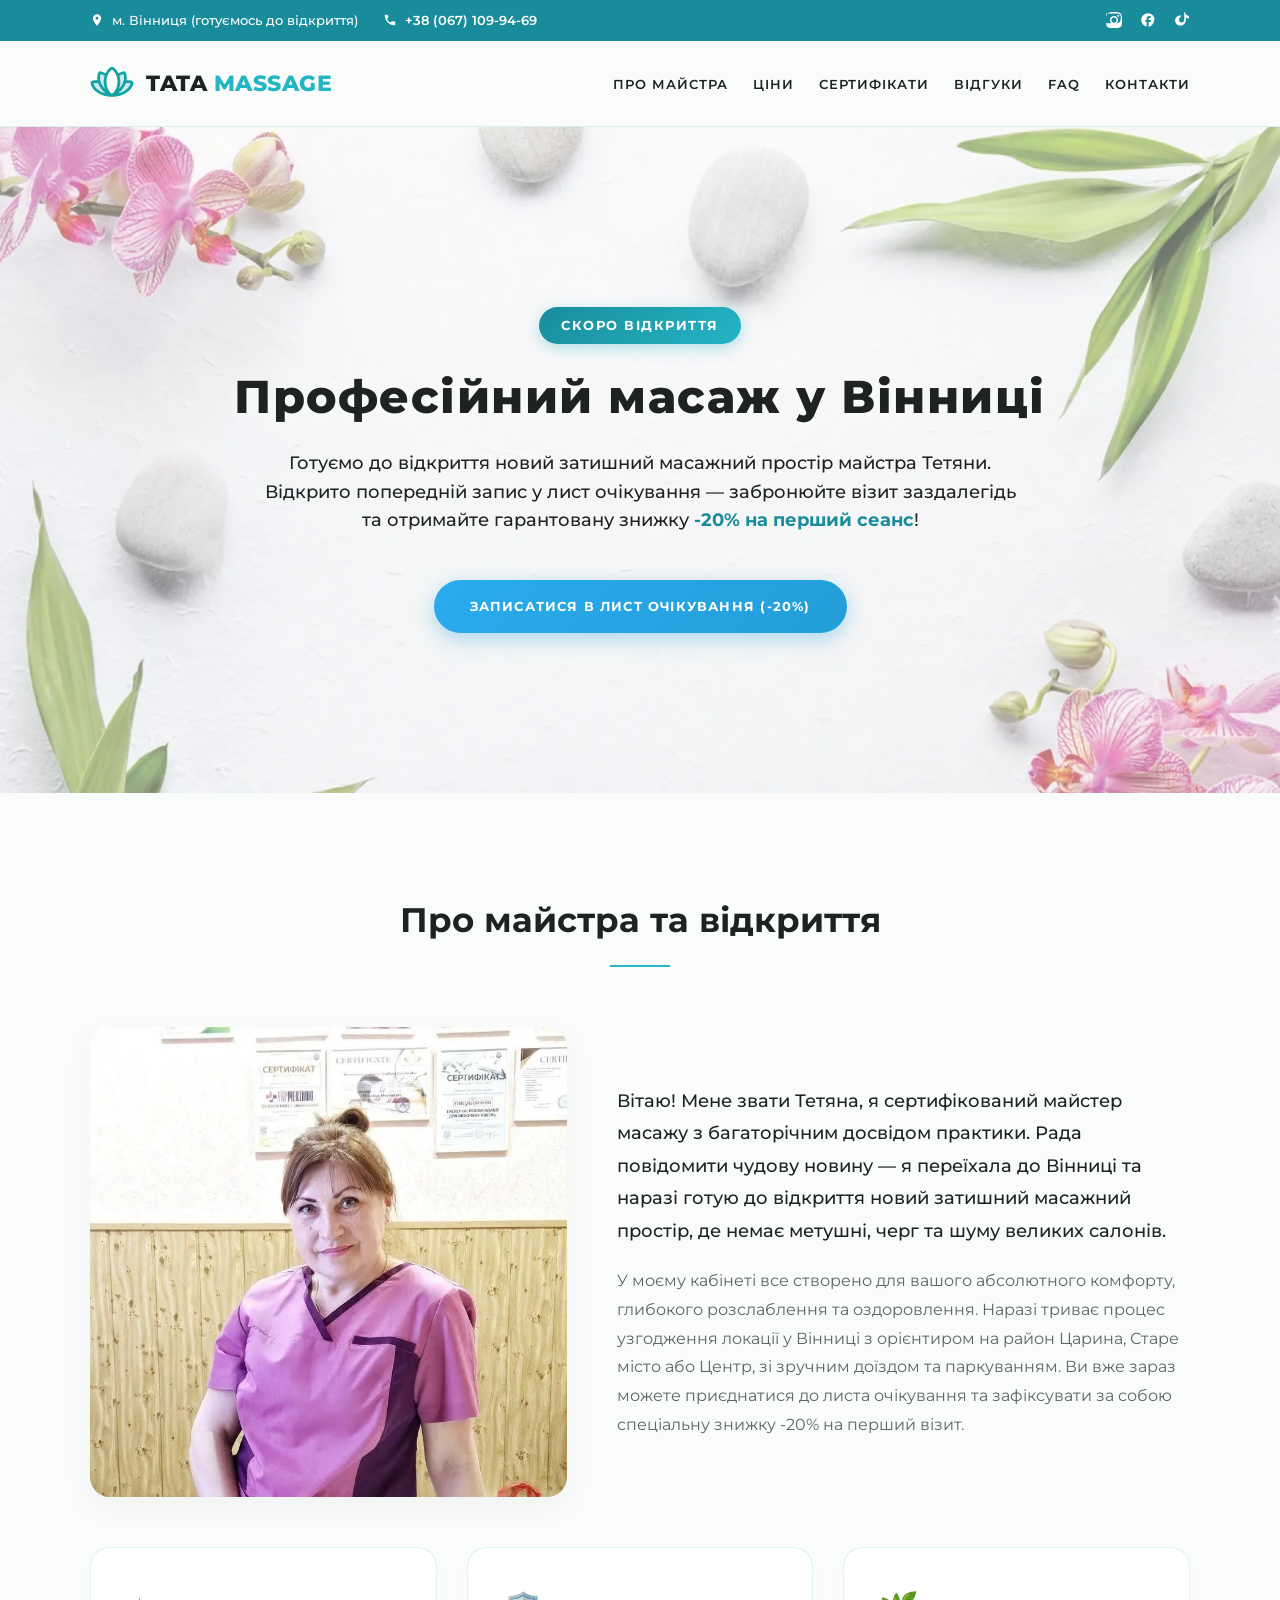
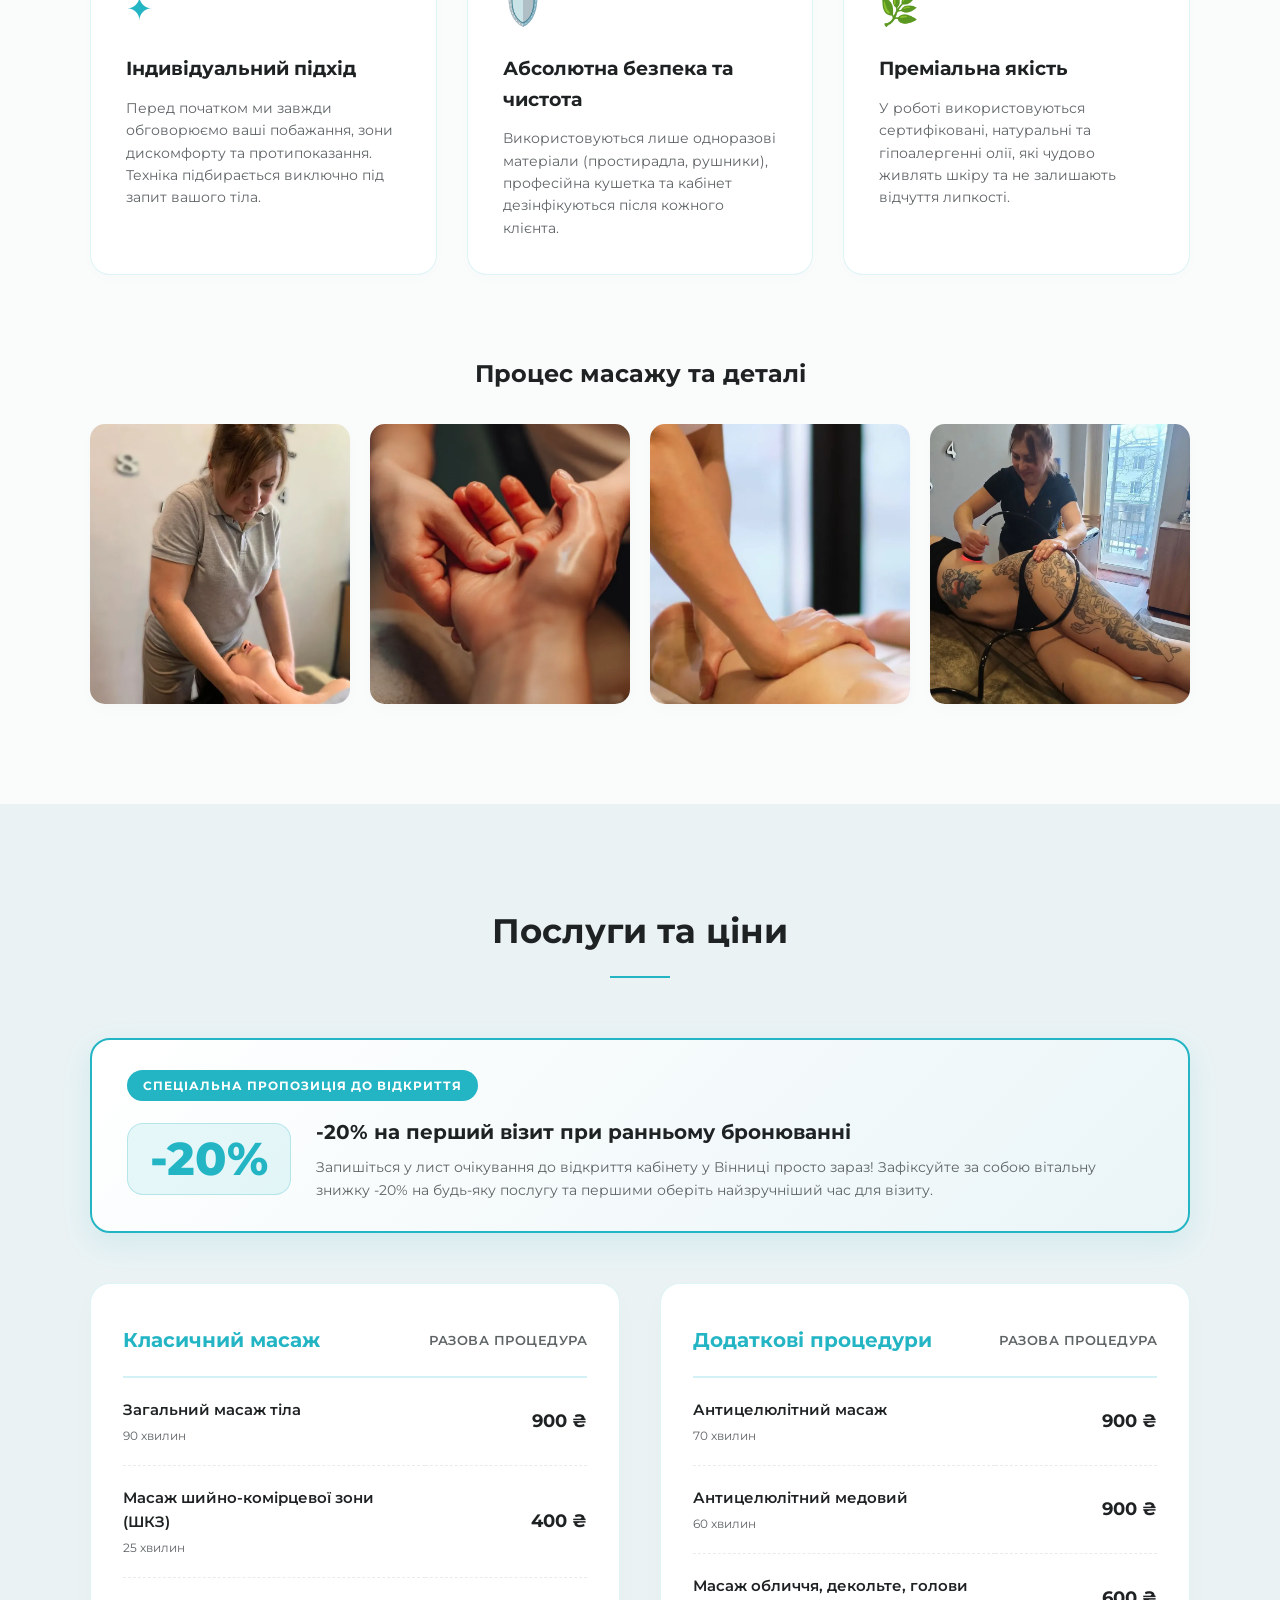
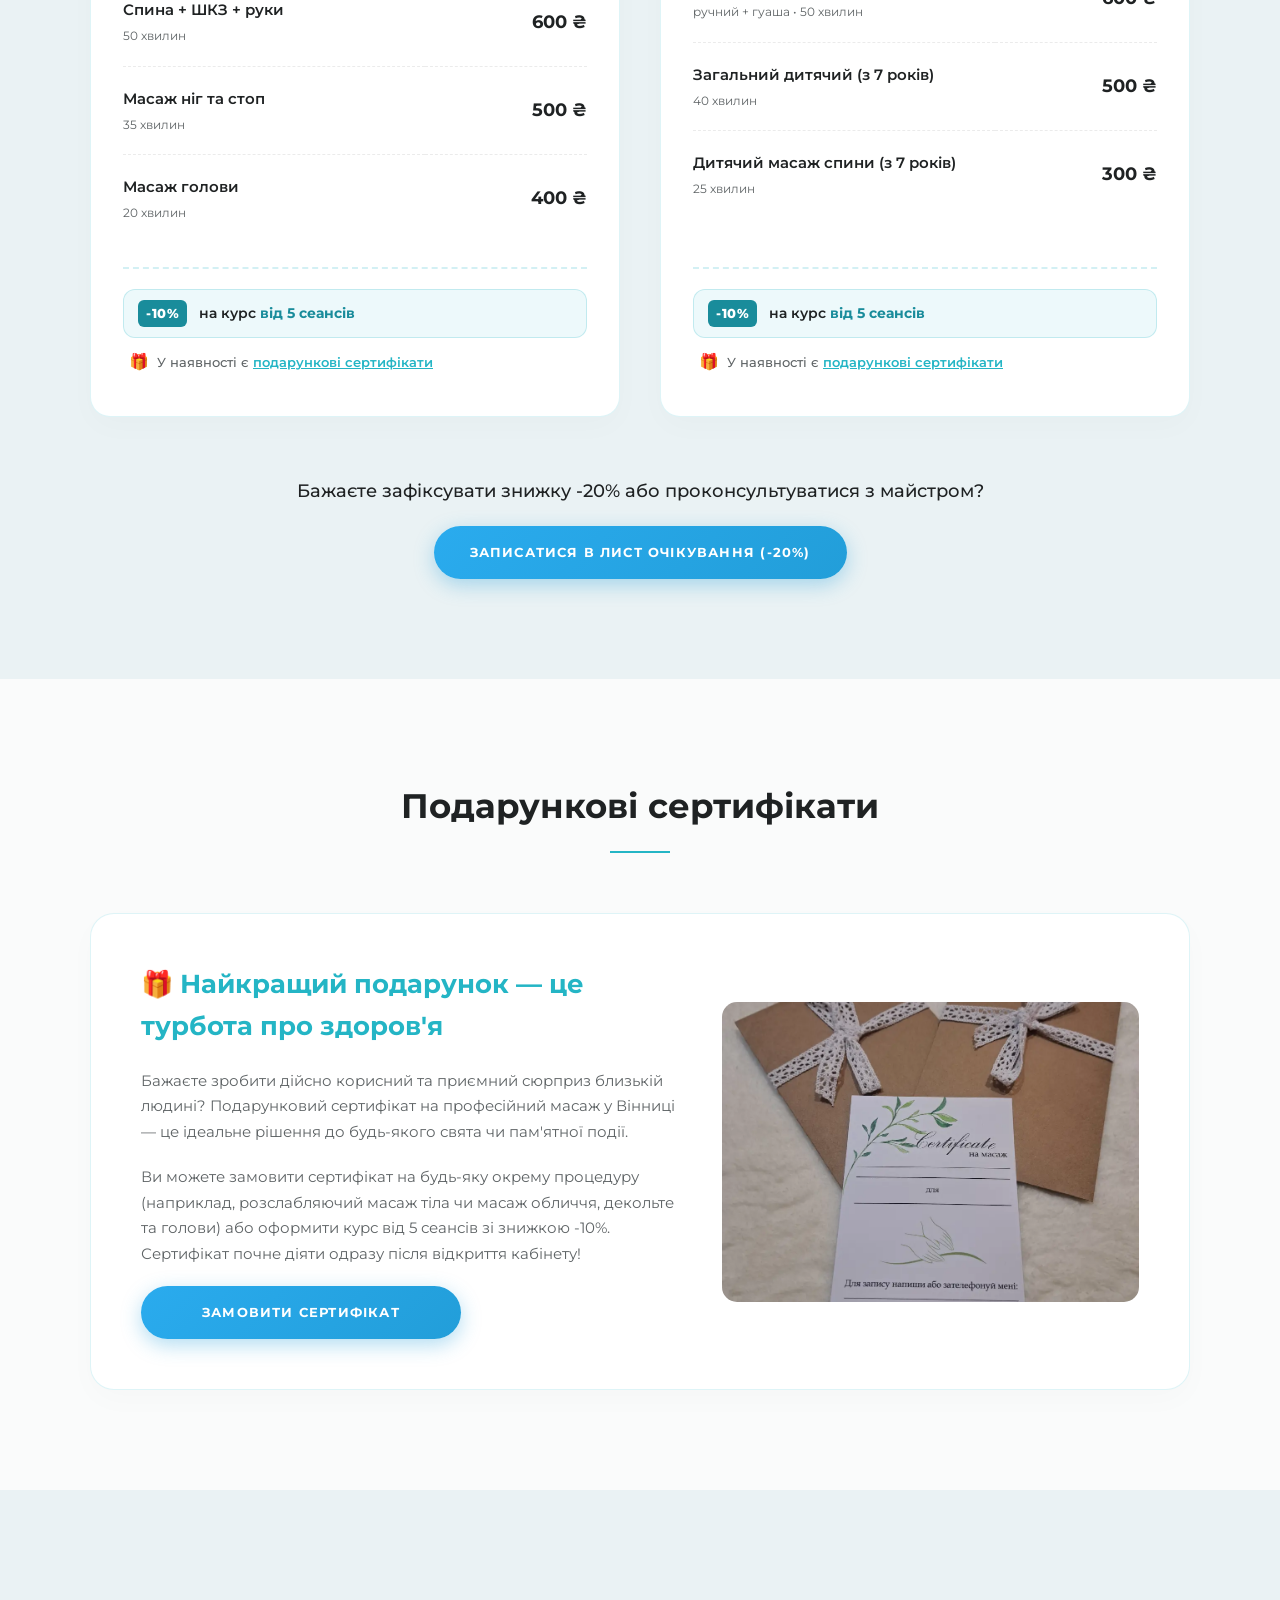
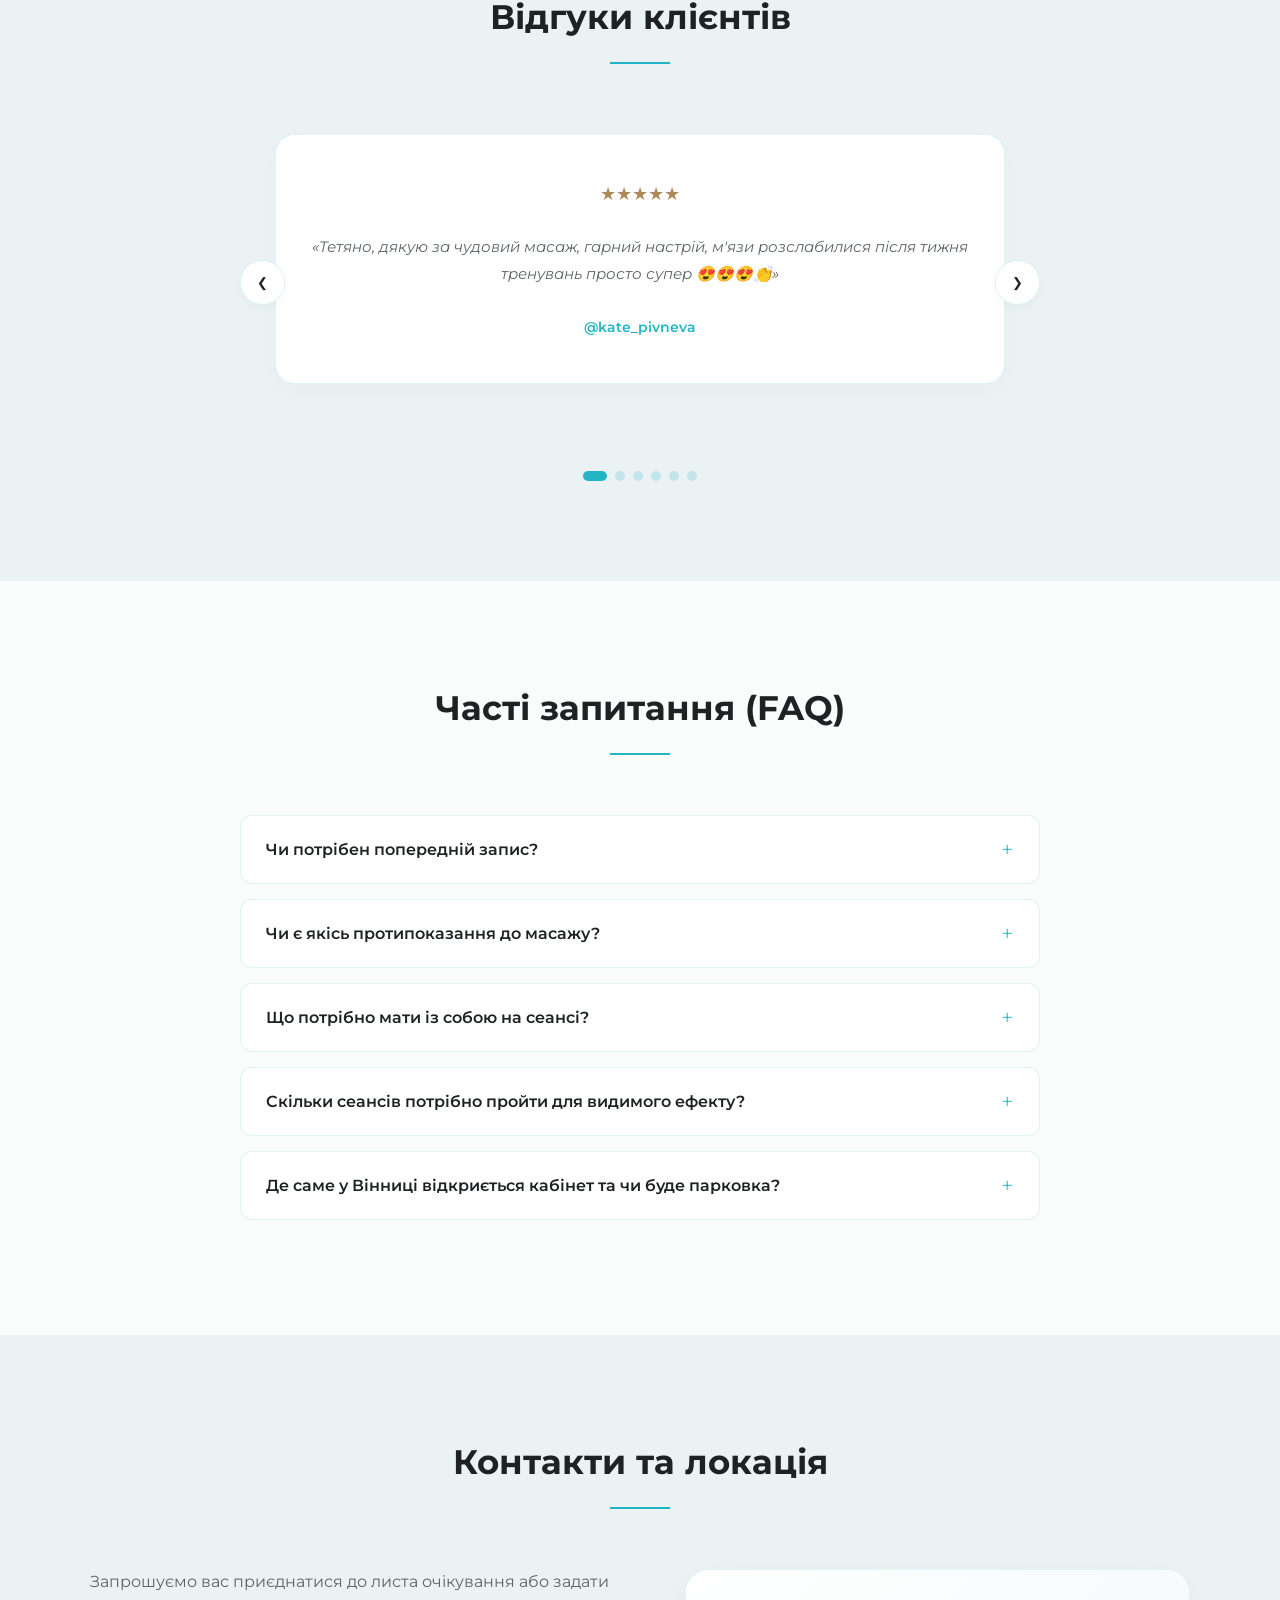
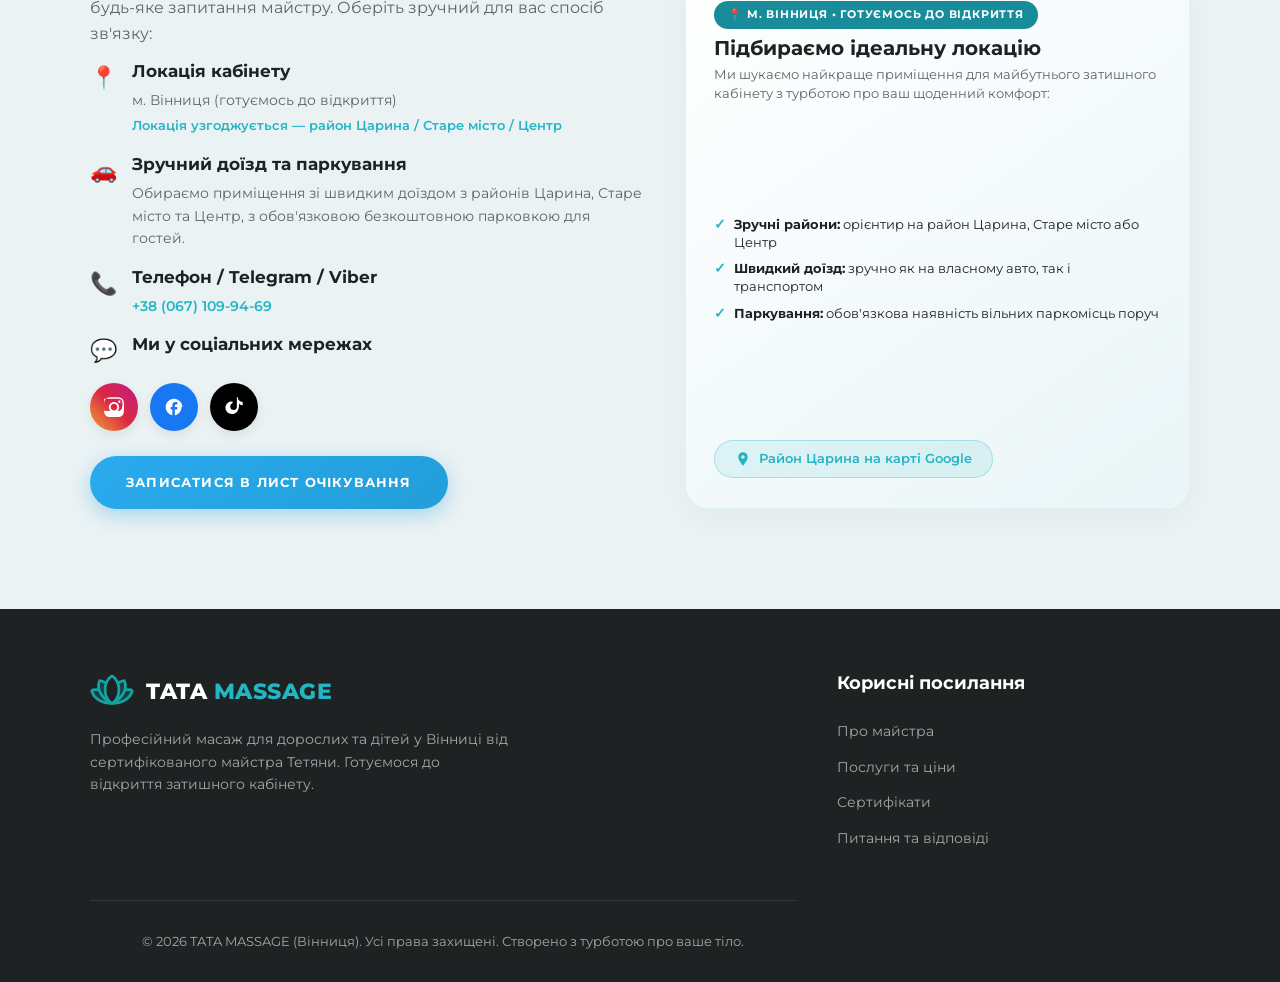
<file: index.html>
<!DOCTYPE html>
<html lang="uk">
<head>
    <meta charset="UTF-8">
    <meta name="viewport" content="width=device-width, initial-scale=1.0">
    
    <!-- Оптимізоване "розумне" завантаження Google Tag Manager -->
    <script>
    (function() {
        const GTM_ID = "GTM-WCPT3DMT"; // Оригінальний контейнер GTM
        window.dataLayer = window.dataLayer || [];
        
        function loadGTM() {
            if (window.__gtmLoaded) return;
            window.__gtmLoaded = true;
            
            // Ініціалізація шару даних
            window.dataLayer.push({ 'gtm.start': new Date().getTime(), event: 'gtm.js' });
            
            // Динамічне додавання скрипта на сторінку
            const script = document.createElement('script');
            script.async = true;
            script.src = 'https://www.googletagmanager.com/gtm.js?id=' + GTM_ID;
            document.head.appendChild(script);
        }

        // Запуск завантаження тільки за реальним фізичним контактом (скрол, клік, тач, клавіша)
        // Виключені mousemove та setTimeout, щоб PageSpeed не тригерив важкі скрипти при тесті
        const triggerEvents = ['click', 'scroll', 'touchstart', 'keydown'];
        triggerEvents.forEach(event => {
            window.addEventListener(event, loadGTM, { once: true, passive: true });
        });
    })();
    </script>
    <!-- End Google Tag Manager -->

    <!-- Канонічна адреса сайту (захист від дублів та UTM-параметрів) -->
    <link rel="canonical" href="https://tatamassage.pp.ua/">

    <title>Масаж у Вінниці — TATA MASSAGE | -20% на перший сеанс</title>
    <!-- Мета-опис оптимізовано під пошукову видачу Google (довжина до 155 символів, високий CTR) -->
    <meta name="description" content="Професійний масаж у Вінниці від сертифікованого майстра Тетяни: класичний, антицелюлітний, дитячий. Запис у лист очікування — знижка -20% на перший візит.">
    
    <!-- Оптимізація DNS-запитів до шрифтів Google -->
    <link rel="preconnect" href="https://fonts.googleapis.com">
    <link rel="preconnect" href="https://fonts.gstatic.com" crossorigin>

    <!-- Preconnect до GTM: лише встановлює з'єднання (не завантажує скрипт),
         щоб перший реальний контакт (клік/скрол) спрацював без затримки DNS+TLS -->
    <link rel="preconnect" href="https://www.googletagmanager.com">

    <!-- Попереднє завантаження LCP-зображення (фонового банера) з найвищим пріоритетом -->
    <link rel="preload" as="image" href="images/hero-bg-spa.webp" type="image/webp" fetchpriority="high">

    <!-- Мета-теги Open Graph та Twitter Card для соцмереж та месенджерів -->
    <meta property="og:locale" content="uk_UA">
    <meta property="og:type" content="website">
    <meta property="og:title" content="Масаж у Вінниці — TATA MASSAGE | -20% на перший сеанс">
    <meta property="og:description" content="Професійний масаж у Вінниці від сертифікованого майстра Тетяни: класичний, антицелюлітний, дитячий. Запис у лист очікування — знижка -20% на перший візит.">
    <meta property="og:url" content="https://tatamassage.pp.ua/">
    <meta property="og:site_name" content="TATA MASSAGE">
    <meta property="og:image" content="https://tatamassage.pp.ua/images/masazhist-tetiana-vinnytsia.webp">
    <meta property="og:image:alt" content="Майстер масажу Тетяна — професійний масаж у Вінниці">
    <meta property="og:image:width" content="1200">
    <meta property="og:image:height" content="630">
    <meta property="og:image:type" content="image/webp">
    <meta name="twitter:card" content="summary_large_image">
    <meta name="twitter:title" content="Масаж у Вінниці — TATA MASSAGE | -20% на перший сеанс">
    <meta name="twitter:description" content="Професійний масаж у Вінниці від сертифікованого майстра Тетяни: класичний, антицелюлітний, дитячий. Знижка -20% на перший візит.">
    <meta name="twitter:image" content="https://tatamassage.pp.ua/images/masazhist-tetiana-vinnytsia.webp">

    <!-- Мікророзмітка Schema.org (Офіційний валідний тип Google: HealthAndBeautyBusiness) -->
<script type="application/ld+json">
{
  "@context": "https://schema.org",
  "@type": "HealthAndBeautyBusiness",
  "@id": "https://tatamassage.pp.ua/#business",
  "name": "TATA MASSAGE",
  "url": "https://tatamassage.pp.ua/",
  "telephone": "+380671099469",
  "image": "https://tatamassage.pp.ua/images/masazhist-tetiana-vinnytsia.webp",
  "description": "Професійний класичний, оздоровчий, антицелюлітний та дитячий масаж у Вінниці від сертифікованого майстра Тетяни. Попередній запис у лист очікування зі знижкою -20%.",
  "areaServed": {
    "@type": "City",
    "name": "Вінниця"
  },
  "founder": {
    "@type": "Person",
    "name": "Тетяна",
    "jobTitle": "Майстер масажу"
  },
  "sameAs": [
    "https://www.instagram.com/tata.massages/",
    "http://facebook.com/tatmassages/",
    "https://www.tiktok.com/@tatamassages"
  ]
}
</script>

    <!-- Вбудовані стилі для максимальної швидкості рендерингу (PageSpeed 95-100) -->
    <style>
    /* Сучасний CSS Reset */
    *, *::before, *::after {
        box-sizing: border-box;
        margin: 0;
        padding: 0;
    }

    :root {
        --primary-teal: #24B5C5; /* Фірмовий бірюзовий */
        --dark-teal: #198C9B;
        --sage-green: #6D8E74;
        --warm-bg: #FAFBFB; /* Чистий свіжий ледяний білий */
        --section-cool-bg: #EAF2F4; /* Холодний сіро-бірюзовий для контрастних блоків */
        --card-bg: #FFFFFF;
        --text-dark: #1F2223;
        --text-muted: #5F6466;
        --accent-gold: #AC8B5A; /* Елегантне золото */
        --border-color: rgba(36, 181, 197, 0.15); /* Делікатна рамка */
        --transition: all 0.3s cubic-bezier(0.4, 0, 0.2, 1);
        --font-main: 'Montserrat', sans-serif;
    }

    html {
        scroll-behavior: smooth;
        scroll-padding-top: 100px;
    }

    body {
        font-family: var(--font-main);
        background-color: var(--warm-bg);
        color: var(--text-dark);
        line-height: 1.6;
        overflow-x: hidden;
    }

    h1, h2, h3, h4 {
        font-family: var(--font-main);
        font-weight: 700;
    }

    a {
        text-decoration: none;
        color: inherit;
        transition: var(--transition);
    }

    img {
        max-width: 100%;
        height: auto;
        display: block;
    }

    .container {
        max-width: 1140px;
        margin: 0 auto;
        padding: 0 20px;
    }

    /* ДВОРІВНЕВИЙ ХЕДЕР */
    .top-bar {
        background-color: var(--dark-teal);
        color: #ffffff;
        font-size: 13px;
        padding: 10px 0;
        font-weight: 500;
    }

    .top-bar-container {
        display: flex;
        justify-content: space-between;
        align-items: center;
    }

    .top-bar-left {
        display: flex;
        gap: 25px;
        align-items: center;
    }

    .top-bar-item {
        display: inline-flex;
        align-items: center;
        gap: 8px;
        color: #ffffff;
    }

    .address-top:hover, .phone-top:hover {
        color: rgba(255, 255, 255, 0.85);
        transform: translateY(-0.5px);
    }

    .phone-top {
        font-weight: 600;
    }

    .top-bar-right {
        display: flex;
        gap: 18px;
        align-items: center;
    }

    .top-icon {
        width: 14px;
        height: 14px;
        fill: #ffffff;
        flex-shrink: 0;
    }

    .top-social-icon {
        display: inline-flex;
        align-items: center;
        transition: var(--transition);
    }

    .top-social-icon svg {
        fill: #ffffff;
        width: 16px;
        height: 16px;
    }

    .top-social-icon:hover {
        transform: translateY(-1px) scale(1.1);
    }

    header {
        position: sticky;
        top: 0;
        background-color: rgba(250, 251, 251, 0.96);
        backdrop-filter: blur(8px);
        z-index: 1000;
        border-bottom: 1px solid var(--border-color);
    }

    .header-container {
        display: flex;
        justify-content: space-between;
        align-items: center;
        height: 85px;
    }

    .logo-block {
        display: flex;
        align-items: center;
        gap: 12px;
    }

    .logo-img {
        width: 44px;
        height: 44px;
        object-fit: contain;
    }

    .logo-text {
        font-family: var(--font-main);
        font-size: 22px;
        font-weight: 800;
        letter-spacing: 0.5px;
        color: var(--text-dark);
    }

    .logo-text span {
        color: var(--primary-teal);
    }

    .nav-menu {
        display: flex;
        list-style: none;
        gap: 25px;
    }

    .nav-link {
        font-size: 13px;
        font-weight: 600;
        text-transform: uppercase;
        letter-spacing: 1px;
        position: relative;
        padding: 5px 0;
    }

    .nav-link::after {
        content: '';
        position: absolute;
        width: 0;
        height: 2px;
        bottom: 0;
        left: 0;
        background-color: var(--primary-teal);
        transition: var(--transition);
    }

    .nav-link:hover {
        color: var(--primary-teal);
    }

    .nav-link:hover::after {
        width: 100%;
    }

    .menu-toggle {
        display: none;
        flex-direction: column;
        justify-content: space-between;
        width: 25px;
        height: 18px;
        background: transparent;
        border: none;
        cursor: pointer;
        z-index: 1100;
    }

    .menu-toggle span {
        width: 100%;
        height: 2px;
        background-color: var(--text-dark);
        transition: var(--transition);
    }

    /* Банер / Hero */
    .hero {
        padding: 180px 0 160px 0;
        text-align: center;
        background-image: linear-gradient(rgba(250, 251, 251, 0.40), rgba(250, 251, 251, 0.40)), 
                          url('images/hero-bg-spa.webp');
        background-size: cover;
        background-position: center top;
        background-repeat: no-repeat;
        background-color: var(--warm-bg);
    }

    .hero-badge {
        display: inline-block;
        background: linear-gradient(135deg, var(--dark-teal), var(--primary-teal));
        color: #ffffff;
        font-size: 13px;
        font-weight: 700;
        text-transform: uppercase;
        letter-spacing: 1.5px;
        padding: 8px 22px;
        border-radius: 50px;
        margin-bottom: 25px;
        box-shadow: 0 4px 15px rgba(36, 181, 197, 0.35);
    }

    .hero-title {
        font-size: 46px;
        line-height: 1.2;
        margin-bottom: 25px;
        letter-spacing: 1.5px;
        color: var(--text-dark);
        font-weight: 800;
        text-shadow: 0 4px 15px rgba(250, 251, 251, 0.98), 0 2px 5px rgba(250, 251, 251, 0.98);
    }

    .hero-subtitle {
        font-size: 18px;
        color: var(--text-dark);
        max-width: 760px;
        margin: 0 auto 45px auto;
        font-weight: 500;
        text-shadow: 0 3px 10px rgba(250, 251, 251, 0.98);
    }

    .hero-subtitle strong {
        color: var(--dark-teal);
        font-weight: 700;
    }

    /* Головна кнопка Telegram */
    .telegram-btn {
        display: inline-flex;
        align-items: center;
        justify-content: center;
        text-align: center;
        background: linear-gradient(135deg, #2AABEE, #229ED9);
        color: #fff !important;
        padding: 16px 36px;
        font-size: 13px;
        font-weight: 700;
        text-transform: uppercase;
        letter-spacing: 1.2px;
        border-radius: 50px;
        border: none;
        cursor: pointer;
        box-shadow: 0 6px 20px rgba(34, 158, 217, 0.35);
        transition: var(--transition);
        text-decoration: none;
    }

    .telegram-btn:hover {
        transform: translateY(-2px);
        box-shadow: 0 8px 25px rgba(34, 158, 217, 0.5);
        background: linear-gradient(135deg, #229ED9, #1E94C7);
    }

    /* Секції */
    .section-padding {
        padding: 100px 0;
    }

    .section-title {
        text-align: center;
        font-size: 34px;
        margin-bottom: 60px;
        position: relative;
        padding-bottom: 20px;
        font-weight: 700;
    }

    .section-title::after {
        content: '';
        position: absolute;
        width: 60px;
        height: 2px;
        background-color: var(--primary-teal);
        bottom: 0;
        left: 50%;
        transform: translateX(-50%);
    }

    /* Про майстра */
    .about-grid {
        display: grid;
        grid-template-columns: 1fr;
        gap: 50px;
        align-items: center;
    }

    .about-img-block img {
        border-radius: 20px;
        box-shadow: 0 10px 30px rgba(0,0,0,0.04);
        width: 100%;
        max-height: 480px;
        object-fit: cover;
    }

    .about-text {
        font-size: 16px;
        color: var(--text-muted);
        line-height: 1.8;
    }

    .intro-paragraph {
        font-size: 18px;
        color: var(--text-dark);
        margin-bottom: 20px;
        font-weight: 500;
    }

    .about-features {
        display: grid;
        grid-template-columns: repeat(auto-fit, minmax(280px, 1fr));
        gap: 30px;
        margin-top: 50px;
    }

    .feature-card {
        background-color: var(--card-bg);
        padding: 35px;
        border-radius: 20px;
        border: 1px solid var(--border-color);
        box-shadow: 0 5px 20px rgba(0,0,0,0.01);
    }

    .feature-icon {
        font-size: 32px;
        color: var(--primary-teal);
        margin-bottom: 20px;
    }

    .feature-card h3 {
        font-size: 19px;
        margin-bottom: 12px;
        color: var(--text-dark);
    }

    .feature-card p {
        font-size: 14px;
        color: var(--text-muted);
    }

    /* Галерея */
    .gallery-title-wrapper {
        text-align: center;
        margin-top: 80px;
    }

    .gallery-subheading {
        font-size: 24px;
        margin-bottom: 15px;
        color: var(--text-dark);
    }

    .gallery-grid {
        display: grid;
        grid-template-columns: repeat(auto-fit, minmax(220px, 1fr));
        gap: 20px;
        margin-top: 30px;
    }

    .gallery-item {
        overflow: hidden;
        border-radius: 15px;
        height: 280px;
        box-shadow: 0 5px 15px rgba(0,0,0,0.02);
    }

    .gallery-item img {
        width: 100%;
        height: 100%;
        object-fit: cover;
        transition: var(--transition);
    }

    .gallery-item:hover img {
        transform: scale(1.04);
    }

    /* Ціни - Холодний фоновий відтінок */
    .prices {
        background-color: var(--section-cool-bg);
    }

    /* Плашка акції раннього бронювання */
    .early-bird-card {
        background: linear-gradient(135deg, #ffffff 0%, #eaf5f7 100%);
        border: 2px solid var(--primary-teal);
        border-radius: 20px;
        padding: 30px 35px;
        margin-bottom: 50px;
        box-shadow: 0 10px 30px rgba(36, 181, 197, 0.12);
    }

    .early-bird-badge {
        display: inline-block;
        background-color: var(--primary-teal);
        color: #ffffff;
        font-size: 12px;
        font-weight: 700;
        text-transform: uppercase;
        letter-spacing: 1px;
        padding: 6px 16px;
        border-radius: 20px;
        margin-bottom: 15px;
    }

    .early-bird-body {
        display: flex;
        align-items: center;
        gap: 25px;
    }

    .early-bird-discount {
        font-size: 46px;
        font-weight: 800;
        color: var(--primary-teal);
        line-height: 1;
        white-space: nowrap;
        padding: 12px 22px;
        background: rgba(36, 181, 197, 0.1);
        border-radius: 16px;
        border: 1px solid rgba(36, 181, 197, 0.25);
    }

    .early-bird-title {
        font-size: 20px;
        font-weight: 700;
        color: var(--text-dark);
        margin-bottom: 8px;
    }

    .early-bird-text {
        font-size: 14px;
        color: var(--text-muted);
        line-height: 1.6;
    }

    .price-grid {
        display: grid;
        grid-template-columns: repeat(auto-fit, minmax(320px, 1fr));
        gap: 40px;
    }

    .price-category {
        background-color: var(--card-bg);
        padding: 40px 32px;
        border-radius: 20px;
        box-shadow: 0 10px 30px rgba(0,0,0,0.02);
        border: 1px solid var(--border-color);
        display: flex;
        flex-direction: column;
        justify-content: space-between;
    }

    .price-table {
        width: 100%;
        border-collapse: collapse;
    }

    .price-table th {
        font-family: var(--font-main);
        font-size: 20px;
        font-weight: 700;
        color: var(--primary-teal);
        padding-bottom: 20px;
        border-bottom: 2px solid rgba(36, 181, 197, 0.2);
        vertical-align: middle;
    }

    .price-table th:first-child {
        text-align: left;
        width: 65%;
    }

    .price-table th:nth-child(2) {
        text-align: right;
        width: 35%;
        font-size: 13px;
        text-transform: uppercase;
        font-weight: 600;
        color: var(--text-muted);
        letter-spacing: 0.5px;
    }

    .price-table td {
        padding: 20px 0;
        border-bottom: 1px dashed rgba(0, 0, 0, 0.08);
    }

    .price-table tr:last-child td {
        border-bottom: none;
    }

    .price-name {
        font-size: 15px;
        font-weight: 600;
        color: var(--text-dark);
        display: block;
    }

    .price-time {
        display: block;
        font-size: 12px;
        color: var(--text-muted);
        font-weight: 400;
        margin-top: 4px;
    }

    .val {
        font-size: 18px;
        font-weight: 700;
        color: var(--text-dark);
        text-align: right;
        white-space: nowrap;
    }

    /* Блок знижки на курс та сертифікатів у картці прайсу */
    .price-card-footer {
        margin-top: 25px;
        padding-top: 20px;
        border-top: 2px dashed rgba(36, 181, 197, 0.2);
        display: flex;
        flex-direction: column;
        gap: 10px;
    }

    .price-discount-line {
        display: flex;
        align-items: center;
        gap: 12px;
        background: rgba(36, 181, 197, 0.08);
        border: 1px solid rgba(36, 181, 197, 0.22);
        padding: 10px 14px;
        border-radius: 12px;
    }

    .discount-tag {
        background: var(--dark-teal);
        color: #ffffff;
        font-weight: 800;
        font-size: 13px;
        padding: 3px 8px;
        border-radius: 6px;
        letter-spacing: 0.5px;
        white-space: nowrap;
    }

    .discount-text {
        font-size: 14px;
        color: var(--text-dark);
        font-weight: 600;
    }

    .discount-text strong {
        color: var(--dark-teal);
    }

    .price-cert-line {
        display: flex;
        align-items: center;
        gap: 8px;
        font-size: 13px;
        color: var(--text-muted);
        padding: 4px 6px;
        font-weight: 500;
    }

    .price-cert-line a {
        color: var(--primary-teal);
        text-decoration: underline;
        font-weight: 600;
    }

    .price-cert-line a:hover {
        color: var(--dark-teal);
    }

    .cert-icon {
        font-size: 16px;
        line-height: 1;
    }

    .price-cta {
        text-align: center;
        margin-top: 60px;
    }

    .price-cta p {
        font-size: 18px;
        margin-bottom: 20px;
        font-weight: 500;
    }

    /* Сертифікати */
    .gift-block {
        background-color: var(--card-bg);
        padding: 50px;
        border-radius: 24px;
        border: 1px solid var(--border-color);
        box-shadow: 0 10px 30px rgba(0,0,0,0.02);
        display: grid;
        grid-template-columns: 1fr;
        gap: 40px;
        align-items: center;
    }

    .gift-subtitle {
        font-size: 26px;
        margin-bottom: 20px;
        color: var(--primary-teal);
    }

    .gift-text p {
        font-size: 15px;
        color: var(--text-muted);
        margin-bottom: 20px;
        line-height: 1.7;
    }

    .cert-btn {
        text-align: center;
        justify-content: center;
        max-width: 320px;
        display: inline-flex;
        width: 100%;
    }

    .gift-img img {
        border-radius: 15px;
        width: 100%;
        max-height: 300px;
        object-fit: cover;
    }

    /* Карусель відгуків */
    .reviews-section {
        background-color: var(--section-cool-bg);
    }

    .carousel-container {
        max-width: 750px;
        margin: 0 auto;
        position: relative;
        display: flex;
        align-items: center;
    }

    .carousel-viewport {
        overflow: hidden;
        width: 100%;
        border-radius: 20px;
    }

    .carousel-track {
        display: flex;
        transition: transform 0.4s cubic-bezier(0.25, 1, 0.5, 1);
    }

    .review-slide {
        flex: 0 0 100%;
        padding: 10px;
    }

    .review-card {
        background-color: var(--card-bg);
        padding: 45px 35px;
        border-radius: 20px;
        box-shadow: 0 8px 25px rgba(0,0,0,0.02);
        border: 1px solid var(--border-color);
        min-height: 250px;
        display: flex;
        flex-direction: column;
        justify-content: space-between;
        text-align: center;
    }

    .review-stars {
        color: var(--accent-gold);
        font-size: 18px;
        margin-bottom: 20px;
    }

    .review-text {
        font-size: 15px;
        color: var(--text-muted);
        font-style: italic;
        margin-bottom: 25px;
        line-height: 1.8;
    }

    .review-tag {
        font-size: 14px;
        font-weight: 600;
        color: var(--primary-teal);
    }

    .carousel-btn {
        background: var(--card-bg);
        border: 1px solid var(--border-color);
        color: var(--text-dark);
        width: 45px;
        height: 45px;
        border-radius: 50%;
        cursor: pointer;
        display: flex;
        align-items: center;
        justify-content: center;
        position: absolute;
        z-index: 10;
        transition: var(--transition);
        box-shadow: 0 4px 10px rgba(0,0,0,0.03);
    }

    .carousel-btn:hover {
        background-color: var(--primary-teal);
        color: #fff;
        border-color: var(--primary-teal);
    }

    .carousel-btn.prev {
        left: -25px;
    }

    .carousel-btn.next {
        right: -25px;
    }

    .carousel-dots {
        display: flex;
        justify-content: center;
        gap: 8px;
        margin-top: 30px;
    }

    .dot {
        width: 10px;
        height: 10px;
        border-radius: 50%;
        background-color: rgba(36, 181, 197, 0.2);
        cursor: pointer;
        transition: var(--transition);
        border: none;
        padding: 0;
    }

    .dot.active {
        background-color: var(--primary-teal);
        width: 24px;
        border-radius: 10px;
    }

    /* FAQ (Акордеон) */
    .faq-container {
        max-width: 800px;
        margin: 0 auto;
    }

    .faq-item {
        background-color: var(--card-bg);
        border-radius: 12px;
        margin-bottom: 15px;
        border: 1px solid var(--border-color);
        overflow: hidden;
        transition: var(--transition);
    }

    .faq-question {
        width: 100%;
        background: none;
        border: none;
        text-align: left;
        padding: 20px 25px;
        font-size: 16px;
        font-weight: 600;
        color: var(--text-dark);
        font-family: var(--font-main);
        cursor: pointer;
        display: flex;
        justify-content: space-between;
        align-items: center;
        transition: var(--transition);
    }

    .faq-question::after {
        content: '+';
        font-size: 22px;
        color: var(--primary-teal);
        font-weight: 300;
        transition: var(--transition);
    }

    .faq-item.active {
        border-color: var(--primary-teal);
    }

    .faq-item.active .faq-question {
        color: var(--primary-teal);
    }

    .faq-item.active .faq-question::after {
        content: '−';
        transform: rotate(180deg);
    }

    .faq-answer {
        max-height: 0;
        overflow: hidden;
        transition: max-height 0.3s cubic-bezier(0, 1, 0, 1);
    }

    .faq-answer p {
        padding: 0 30px 22px 30px;
        font-size: 14px;
        color: var(--text-muted);
        line-height: 1.7;
    }

    /* Контакти */
    .contacts {
        background-color: var(--section-cool-bg);
    }

    .contacts-grid {
        display: grid;
        grid-template-columns: 1fr;
        gap: 40px;
        align-items: stretch;
    }

    .contacts-intro {
        font-size: 16px;
        color: var(--text-muted);
        margin-bottom: 12px;
    }

    .contact-item {
        display: flex;
        align-items: flex-start;
        gap: 15px;
        margin-bottom: 14px;
    }

    .contact-icon {
        font-size: 22px;
        color: var(--primary-teal);
        margin-top: 2px;
    }

    .contact-details h3,
    .contact-details h4 {
        font-size: 17px;
        margin-bottom: 4px;
        color: var(--text-dark);
    }

    .contact-details p {
        font-size: 14px;
        color: var(--text-muted);
    }

    .phone-link {
        font-weight: 600;
        color: var(--primary-teal);
    }

    .phone-link:hover {
        color: var(--dark-teal);
    }

    .map-link {
        font-size: 13px;
        color: var(--primary-teal);
        font-weight: 600;
        display: inline-block;
        margin-top: 3px;
    }

    /* Соцмережі */
    .social-links-grid {
        display: flex;
        gap: 12px;
        margin-top: 15px;
        margin-bottom: 25px;
        flex-wrap: wrap;
        justify-content: flex-start;
    }

    .social-link-item {
        width: 48px;
        height: 48px;
        border-radius: 50%;
        display: inline-flex;
        align-items: center;
        justify-content: center;
        color: #ffffff !important;
        box-shadow: 0 4px 12px rgba(0,0,0,0.08);
        transition: var(--transition);
    }

    .social-link-item:hover {
        transform: translateY(-2px);
        box-shadow: 0 6px 15px rgba(0,0,0,0.15);
    }

    .social-link-item svg {
        width: 20px;
        height: 20px;
        fill: #ffffff;
    }

    .brand-instagram {
        background: linear-gradient(45deg, #f09433 0%, #e6683c 25%, #dc2743 50%, #cc2366 75%, #bc1888 100%);
    }

    .brand-facebook {
        background-color: #1877F2;
    }

    .brand-tiktok {
        background-color: #000000;
    }

    .social-buttons {
        margin-top: 15px;
    }

    .map-wrapper {
        display: flex;
        flex-direction: column;
        height: 100%;
    }

    /* Контейнер інформаційного блоку локації (адаптивний, без обрізання контенту) */
    .map-container {
        border-radius: 24px;
        overflow: hidden;
        box-shadow: 0 10px 30px rgba(0,0,0,0.035);
        background-color: #fff;
        border: 1px solid var(--border-color);
        height: 100%;
        display: flex;
        flex-direction: column;
    }

    /* Інформаційна картка вибору локації у Вінниці */
    .location-select-card {
        flex: 1;
        padding: 30px 28px;
        background: linear-gradient(145deg, #ffffff 0%, #eaf5f7 100%);
        display: flex;
        flex-direction: column;
        justify-content: space-between;
        box-sizing: border-box;
        gap: 16px;
    }

    .location-badge {
        display: inline-block;
        align-self: flex-start;
        background-color: var(--dark-teal);
        color: #ffffff;
        font-size: 11px;
        font-weight: 700;
        text-transform: uppercase;
        letter-spacing: 0.8px;
        padding: 5px 14px;
        border-radius: 20px;
        margin-bottom: 6px;
    }

    .location-title {
        font-size: 20px;
        color: var(--text-dark);
        margin: 0 0 4px 0;
        font-weight: 700;
        line-height: 1.3;
    }

    .location-desc {
        font-size: 13px;
        color: var(--text-muted);
        line-height: 1.5;
        margin-bottom: 4px;
    }

    .location-list {
        list-style: none;
        margin: 0;
        display: flex;
        flex-direction: column;
        gap: 8px;
    }

    .location-list li {
        font-size: 13px;
        color: var(--text-dark);
        display: flex;
        align-items: flex-start;
        gap: 8px;
        line-height: 1.4;
    }

    .location-check {
        color: var(--primary-teal);
        font-weight: 800;
        font-size: 14px;
        flex-shrink: 0;
        line-height: 1.4;
    }

    .location-action {
        margin-top: 6px;
        padding-top: 4px;
    }

    .location-btn {
        display: inline-flex;
        align-items: center;
        gap: 8px;
        font-size: 13px;
        font-weight: 600;
        color: var(--primary-teal);
        background: rgba(36, 181, 197, 0.1);
        border: 1px solid rgba(36, 181, 197, 0.3);
        padding: 10px 20px;
        border-radius: 30px;
        transition: var(--transition);
        line-height: 1.2;
    }

    .location-btn:hover {
        background: var(--primary-teal);
        color: #ffffff;
        border-color: var(--primary-teal);
    }

    /* Футер */
    footer {
        background-color: var(--text-dark);
        color: rgba(255, 255, 255, 0.6);
        padding: 60px 0 30px 0;
    }

    .footer-container {
        display: grid;
        grid-template-columns: 1fr;
        gap: 40px;
    }

    .footer-brand .logo-text {
        color: #fff;
    }

    .footer-desc {
        font-size: 14px;
        margin-top: 15px;
        line-height: 1.6;
        max-width: 420px;
    }

    .footer-links h4 {
        color: #fff;
        font-size: 18px;
        margin-bottom: 20px;
    }

    .footer-links ul {
        list-style: none;
    }

    .footer-links li {
        margin-bottom: 10px;
    }

    .footer-links a {
        font-size: 14px;
    }

    .footer-links a:hover {
        color: var(--primary-teal);
    }

    .footer-bottom {
        border-top: 1px solid rgba(255,255,255,0.1);
        padding-top: 30px;
        text-align: center;
        font-size: 13px;
    }

    /* Адаптивність */
    @media (min-width: 768px) {
        .about-grid {
            grid-template-columns: 1fr 1.2fr;
        }
        .gift-block {
            grid-template-columns: 1.3fr 1fr;
        }
        .contacts-grid {
            grid-template-columns: 1.1fr 1fr;
        }
        .footer-container {
            grid-template-columns: 2fr 1fr;
        }
    }

    @media (max-width: 768px) {
        .top-bar {
            display: block;
            padding: 10px 0;
            font-size: 12px;
        }

        .top-bar-container {
            display: flex;
            flex-direction: row;
            justify-content: space-between;
            align-items: center;
        }

        .top-bar-left {
            display: flex;
            flex-direction: column;
            align-items: flex-start;
            gap: 6px;
        }

        .top-bar-right {
            display: flex;
            justify-content: flex-end;
            align-items: center;
            gap: 15px;
        }

        .menu-toggle {
            display: flex;
        }

        .nav-container {
            display: none;
            position: absolute;
            top: 85px;
            left: 0;
            width: 100%;
            background-color: var(--warm-bg);
            border-bottom: 1px solid var(--border-color);
            padding: 30px 20px;
            box-shadow: 0 10px 20px rgba(0,0,0,0.05);
            opacity: 0;
            transform: translateY(-10px);
            transition: var(--transition);
        }

        .nav-container.active {
            display: block;
            opacity: 1;
            transform: translateY(0);
        }

        .nav-menu {
            flex-direction: column;
            align-items: center;
            gap: 20px;
        }

        .menu-toggle.active span:nth-child(1) {
            transform: translateY(8px) rotate(45deg);
        }
        .menu-toggle.active span:nth-child(2) {
            opacity: 0;
        }
        .menu-toggle.active span:nth-child(3) {
            transform: translateY(-8px) rotate(-45deg);
        }

        .hero {
            padding: 60px 0 50px 0;
            background-position: left top;
        }

        .hero-badge {
            font-size: 11px;
            padding: 6px 16px;
            margin-bottom: 18px;
        }

        .hero-title {
            font-size: 28px;
            margin-bottom: 15px;
        }

        .hero-subtitle {
            font-size: 15px;
            margin-bottom: 30px;
        }
        
        .section-title {
            font-size: 28px;
        }
        
        .carousel-btn.prev {
            left: -10px;
        }

        .carousel-btn.next {
            right: -10px;
        }

        .early-bird-card {
            padding: 22px 18px;
            margin-bottom: 35px;
        }

        .early-bird-body {
            flex-direction: column;
            align-items: flex-start;
            gap: 15px;
        }

        .early-bird-discount {
            font-size: 34px;
            padding: 8px 16px;
        }

        .early-bird-title {
            font-size: 18px;
        }

        .price-category {
            padding: 30px 20px;
        }

        .map-container {
            height: auto;
        }

        .location-select-card {
            height: auto;
            min-height: auto;
            padding: 24px 20px;
            gap: 16px;
        }

        .location-title {
            font-size: 18px;
        }
    }
    </style>

    <!-- Підключення Favicon (адаптивний SVG) -->
    <link rel="icon" type="image/svg+xml" href="images/logo-tata-massage.svg">

    <!-- Неблокуюче завантаження шрифтів Montserrat -->
    <link rel="preload" as="style" href="https://fonts.googleapis.com/css2?family=Montserrat:wght@300;400;500;600;700;800&display=swap">
    <link rel="stylesheet" href="https://fonts.googleapis.com/css2?family=Montserrat:wght@300;400;500;600;700;800&display=swap" media="print" onload="this.media='all'">
    <noscript>
        <link rel="stylesheet" href="https://fonts.googleapis.com/css2?family=Montserrat:wght@300;400;500;600;700;800&display=swap">
    </noscript>
</head>
<body>

    <!-- Google Tag Manager (noscript) -->
    <noscript><iframe src="https://www.googletagmanager.com/ns.html?id=GTM-WCPT3DMT"
    height="0" width="0" style="display:none;visibility:hidden"></iframe></noscript>
    <!-- End Google Tag Manager (noscript) -->

    <!-- Хедер (Дворівнева шапка сайту) -->
    <header>
        <!-- Рядок 1: Інформаційна панель (Top Bar) -->
        <div class="top-bar">
            <div class="container top-bar-container">
                <div class="top-bar-left">
                    <a href="#contacts" class="top-bar-item address-top">
                        <svg class="top-icon" viewBox="0 0 24 24" width="14" height="14"><path d="M12 2C8.13 2 5 5.13 5 9c0 5.25 7 13 7 13s7-7.75 7-13c0-3.87-3.13-7-7-7zm0 9.5c-1.38 0-2.5-1.12-2.5-2.5s1.12-2.5 2.5-2.5 2.5 1.12 2.5 2.5-1.12 2.5-2.5 2.5z" fill="#ffffff"/></svg>
                        м. Вінниця (готуємось до відкриття)
                    </a>
                    <a href="tel:+380671099469" class="top-bar-item phone-top">
                        <svg class="top-icon" viewBox="0 0 24 24" width="14" height="14"><path d="M6.62 10.79c1.44 2.83 3.76 4.21 6.59 5.65l2.2-2.2c.27-.27.67-.36 1.02-.24 1.12.37 2.33.57 3.57.57.55 0 1 .45 1 1V20c0 .55-.45 1-1 1-9.39 0-17-7.61-17-17 0-.55.45-1 1-1h3.5c.55 0 1 .45 1 1 0 1.25.2 2.45.57 3.57.11.35.03.74-.25 1.02l-2.2 2.2z" fill="#ffffff"/></svg>
                        +38 (067) 109-94-69
                    </a>
                </div>
                <div class="top-bar-right">
                    <a href="https://www.instagram.com/tata.massages/" target="_blank" class="top-social-icon" aria-label="Instagram">
                        <svg viewBox="0 0 24 24" width="16" height="16" fill="#ffffff"><path d="M12 2.163c3.204 0 3.584.012 4.85.07 3.252.148 4.771 1.691 4.919 2.583.543 2.115.543 5.485 0 7.37-.113 2.457-1.666 4.316-4.919 4.568-1.745.105-2.223.136-7.85.136-5.628 0-6.106-.031-7.85-.136-3.253-.252-4.806-2.112-4.919-4.568-.543-1.885-.543-5.255 0-7.37.148-.892 1.667-2.435 4.919-2.583 1.266-.058 1.646-.07 4.85-.07zm0-2c-3.259 0-3.667.014-4.947.072-4.358.2-6.78 2.618-6.98 6.98-.059 1.281-.073 1.689-.073 4.948 0 3.259.014 3.668.072 4.948.2 4.358 2.618 6.78 6.98 6.98 1.281.058 1.689.072 4.948.072 3.259 0 3.668-.014 4.948-.072 4.354-.2 6.782-2.618 6.979-6.98.059-1.28.073-1.689.073-4.948 0-3.259-.014-3.667-.072-4.947-.196-4.354-2.617-6.78-6.979-6.98-1.281-.059-1.69-.073-4.949-.073zm0 5.838c-3.403 0-6.162 2.759-6.162 6.162s2.759 6.163 6.162 6.163 6.162-2.759 6.162-6.163c0-3.403-2.759-6.162-6.162-6.162zm0 10.162c-2.209 0-4-1.79-4-4 0-2.209 1.791-4 4-4s4 1.791 4 4c0 2.21-1.791 4-4 4zm6.406-11.845c-.796 0-1.441.645-1.441 1.44s.645 1.44 1.441 1.44c.795 0 1.439-.645 1.439-1.44s-.644-1.44-1.439-1.44z"/></svg>
                    </a>
                    <a href="http://facebook.com/tatmassages/" target="_blank" class="top-social-icon" aria-label="Facebook">
                        <svg viewBox="0 0 24 24" width="16" height="16" fill="#ffffff"><path d="M22 12c0-5.52-4.48-10-10-10S2 6.48 2 12c0 4.84 3.44 8.87 8 9.8V15H8v-3h2V9.5C10 7.57 11.57 6 13.5 6H16v3h-2c-.55 0-1 .45-1 1v2h3v3h-3v6.95c4.56-.93 8-4.96 8-9.75z"/></svg>
                    </a>
                    <a href="https://www.tiktok.com/@tatamassages" target="_blank" class="top-social-icon" aria-label="TikTok">
                        <svg viewBox="0 0 24 24" width="16" height="16" fill="#ffffff"><path d="M12.53.02C13.84 0 15.14.01 16.44 0c.08 1.53.63 3.09 1.75 4.17 1.12 1.11 2.7 1.62 4.24 1.79v4.03c-1.44-.17-2.81-.74-3.94-1.69-.16-.12-.29-.26-.43-.4-.02.41-.01.82-.01 1.24 0 3.32-.43 6.94-2.88 9.28-2.6 2.45-6.61 2.65-9.49 1.1-2.9-1.55-4.52-5.06-3.83-8.31.53-2.58 2.44-4.88 4.98-5.63 1.1-.33 2.27-.39 3.41-.24.01.59-.01 1.19.01 1.78-.05.15-.14.3-.22.43-1.39.73-2.45 2.15-2.56 3.73-.18 1.83.95 3.63 2.67 4.14 1.75.54 3.78-.09 4.75-1.65.41-.63.56-1.38.56-2.13.01-4.04-.01-8.08.01-12.12z"/></svg>
                    </a>
                </div>
            </div>
        </div>

        <!-- Рядок 2: Меню та логотип -->
        <div class="container header-container">
            <div class="logo-block">
                <img src="images/logo-tata-massage.svg" alt="Логотип TATA MASSAGE у вигляді лотоса" class="logo-img" width="44" height="44">
                <a href="/" class="logo-text" id="logoLink">TATA<span> MASSAGE</span></a>
            </div>
            
            <button class="menu-toggle" id="menuToggle" aria-label="Відкрити меню" aria-expanded="false" aria-controls="navContainer">
                <span></span>
                <span></span>
                <span></span>
            </button>

            <nav class="nav-container" id="navContainer">
                <ul class="nav-menu">
                    <li><a href="#about" class="nav-link">Про майстра</a></li>
                    <li><a href="#prices" class="nav-link">Ціни</a></li>
                    <li><a href="#certificates" class="nav-link">Сертифікати</a></li>
                    <li><a href="#reviews" class="nav-link">Відгуки</a></li>
                    <li><a href="#faq" class="nav-link">FAQ</a></li>
                    <li><a href="#contacts" class="nav-link">Контакти</a></li>
                </ul>
            </nav>
        </div>
    </header>

    <main>
        <!-- Банер / Hero Section -->
        <section class="hero">
            <div class="container">
                <div class="hero-badge">Скоро відкриття</div>
                <h1 class="hero-title">Професійний масаж у Вінниці</h1>
                <p class="hero-subtitle">Готуємо до відкриття новий затишний масажний простір майстра Тетяни. Відкрито попередній запис у лист очікування — забронюйте візит заздалегідь та отримайте гарантовану знижку <strong>-20% на перший сеанс</strong>!</p>
                <a href="https://t.me/+380671099469" target="_blank" class="telegram-btn">Записатися в лист очікування (-20%)</a>
            </div>
        </section>

        <!-- Блок "Про майстра" -->
        <section id="about" class="section-padding">
            <div class="container">
                <h2 class="section-title">Про майстра та відкриття</h2>
                <div class="about-grid">
                    <div class="about-img-block">
                        <img src="images/masazhist-tetiana-vinnytsia.webp" alt="Сертифікований майстер масажу Тетяна — відкриття кабінету у Вінниці" width="480" height="480">
                    </div>
                    <div class="about-text">
                        <p class="intro-paragraph">Вітаю! Мене звати Тетяна, я сертифікований майстер масажу з багаторічним досвідом практики. Рада повідомити чудову новину — я переїхала до Вінниці та наразі готую до відкриття новий затишний масажний простір, де немає метушні, черг та шуму великих салонів.</p>
                        
                        <p>У моєму кабінеті все створено для вашого абсолютного комфорту, глибокого розслаблення та оздоровлення. Наразі триває процес узгодження локації у Вінниці з орієнтиром на район Царина, Старе місто або Центр, зі зручним доїздом та паркуванням. Ви вже зараз можете приєднатися до листа очікування та зафіксувати за собою спеціальну знижку -20% на перший візит.</p>
                    </div>
                </div>
                
                <div class="about-features">
                    <div class="feature-card">
                        <div class="feature-icon">✦</div>
                        <h3>Індивідуальний підхід</h3>
                        <p>Перед початком ми завжди обговорюємо ваші побажання, зони дискомфорту та протипоказання. Техніка підбирається виключно під запит вашого тіла.</p>
                    </div>
                    <div class="feature-card">
                        <div class="feature-icon">🛡️</div>
                        <h3>Абсолютна безпека та чистота</h3>
                        <p>Використовуються лише одноразові матеріали (простирадла, рушники), професійна кушетка та кабінет дезінфікуються після кожного клієнта.</p>
                    </div>
                    <div class="feature-card">
                        <div class="feature-icon">🌿</div>
                        <h3>Преміальна якість</h3>
                        <p>У роботі використовуються сертифіковані, натуральні та гіпоалергенні олії, які чудово живлять шкіру та не залишають відчуття липкості.</p>
                    </div>
                </div>

                <!-- Галерея процесів -->
                <div class="gallery-title-wrapper">
                    <h3 class="gallery-subheading">Процес масажу та деталі</h3>
                </div>
                <div class="gallery-grid">
                    <div class="gallery-item">
                        <img src="images/masazh-shyino-komirtsevoi-zony.webp" alt="Професійний класичний масаж шийно-комірцевої зони (ШКЗ) у Вінниці" width="220" height="280" loading="lazy">
                    </div>
                    <div class="gallery-item">
                        <img src="images/masazh-ruk-ta-dolonei.webp" alt="Розслабляючий ручний масаж рук та долонь з використанням олії" width="220" height="280" loading="lazy">
                    </div>
                    <div class="gallery-item">
                        <img src="images/masazh-nih-ta-stop.webp" alt="Професійний масаж ніг та стоп для покращення кровообігу" width="220" height="280" loading="lazy">
                    </div>
                    <div class="gallery-item">
                        <img src="images/antytseliulitnyi-masazh-vinnytsia.webp" alt="Ручний антицелюлітний масаж стегон для пружності шкіри — TATA MASSAGE" width="220" height="280" loading="lazy">
                    </div>
                </div>
            </div>
        </section>

        <!-- Блок "Ціни" -->
        <section id="prices" class="section-padding prices">
            <div class="container">
                <h2 class="section-title">Послуги та ціни</h2>
                
                <!-- Помітна плашка акції раннього бронювання -->
                <div class="early-bird-card">
                    <div class="early-bird-badge">Спеціальна пропозиція до відкриття</div>
                    <div class="early-bird-body">
                        <div class="early-bird-discount">-20%</div>
                        <div class="early-bird-content">
                            <h3 class="early-bird-title">-20% на перший візит при ранньому бронюванні</h3>
                            <p class="early-bird-text">Запишіться у лист очікування до відкриття кабінету у Вінниці просто зараз! Зафіксуйте за собою вітальну знижку -20% на будь-яку послугу та першими оберіть найзручніший час для візиту.</p>
                        </div>
                    </div>
                </div>

                <div class="price-grid">
                    
                    <!-- Категорія: Класичний -->
                    <div class="price-category">
                        <table class="price-table">
                            <thead>
                                <tr>
                                    <th>Класичний масаж</th>
                                    <th>Разова процедура</th>
                                </tr>
                            </thead>
                            <tbody>
                                <tr>
                                    <td>
                                        <span class="price-name">Загальний масаж тіла</span>
                                        <span class="price-time">90 хвилин</span>
                                    </td>
                                    <td class="val">900 ₴</td>
                                </tr>
                                <tr>
                                    <td>
                                        <span class="price-name">Масаж шийно-комірцевої зони (ШКЗ)</span>
                                        <span class="price-time">25 хвилин</span>
                                    </td>
                                    <td class="val">400 ₴</td>
                                </tr>
                                <tr>
                                    <td>
                                        <span class="price-name">Спина + ШКЗ + руки</span>
                                        <span class="price-time">50 хвилин</span>
                                    </td>
                                    <td class="val">600 ₴</td>
                                </tr>
                                <tr>
                                    <td>
                                        <span class="price-name">Масаж ніг та стоп</span>
                                        <span class="price-time">35 хвилин</span>
                                    </td>
                                    <td class="val">500 ₴</td>
                                </tr>
                                <tr>
                                    <td>
                                        <span class="price-name">Масаж голови</span>
                                        <span class="price-time">20 хвилин</span>
                                    </td>
                                    <td class="val">400 ₴</td>
                                </tr>
                            </tbody>
                        </table>
                        <div class="price-card-footer">
                            <div class="price-discount-line">
                                <span class="discount-tag">-10%</span>
                                <span class="discount-text">на курс <strong>від 5 сеансів</strong></span>
                            </div>
                            <div class="price-cert-line">
                                <span class="cert-icon">🎁</span>
                                <span>У наявності є <a href="#certificates">подарункові сертифікати</a></span>
                            </div>
                        </div>
                    </div>

                    <!-- Категорія: Додатково -->
                    <div class="price-category">
                        <table class="price-table">
                            <thead>
                                <tr>
                                    <th>Додаткові процедури</th>
                                    <th>Разова процедура</th>
                                </tr>
                            </thead>
                            <tbody>
                                <tr>
                                    <td>
                                        <span class="price-name">Антицелюлітний масаж</span>
                                        <span class="price-time">70 хвилин</span>
                                    </td>
                                    <td class="val">900 ₴</td>
                                </tr>
                                <tr>
                                    <td>
                                        <span class="price-name">Антицелюлітний медовий</span>
                                        <span class="price-time">60 хвилин</span>
                                    </td>
                                    <td class="val">900 ₴</td>
                                </tr>
                                <tr>
                                    <td>
                                        <span class="price-name">Масаж обличчя, декольте, голови</span>
                                        <span class="price-time">ручний + гуаша • 50 хвилин</span>
                                    </td>
                                    <td class="val">600 ₴</td>
                                </tr>
                                <tr>
                                    <td>
                                        <span class="price-name">Загальний дитячий (з 7 років)</span>
                                        <span class="price-time">40 хвилин</span>
                                    </td>
                                    <td class="val">500 ₴</td>
                                </tr>
                                <tr>
                                    <td>
                                        <span class="price-name">Дитячий масаж спини (з 7 років)</span>
                                        <span class="price-time">25 хвилин</span>
                                    </td>
                                    <td class="val">300 ₴</td>
                                </tr>
                            </tbody>
                        </table>
                        <div class="price-card-footer">
                            <div class="price-discount-line">
                                <span class="discount-tag">-10%</span>
                                <span class="discount-text">на курс <strong>від 5 сеансів</strong></span>
                            </div>
                            <div class="price-cert-line">
                                <span class="cert-icon">🎁</span>
                                <span>У наявності є <a href="#certificates">подарункові сертифікати</a></span>
                            </div>
                        </div>
                    </div>
                </div>

                <div class="price-cta">
                    <p>Бажаєте зафіксувати знижку -20% або проконсультуватися з майстром?</p>
                    <a href="https://t.me/+380671099469" target="_blank" class="telegram-btn">Записатися в лист очікування (-20%)</a>
                </div>
            </div>
        </section>

        <!-- Блок "Сертифікати" -->
        <section id="certificates" class="section-padding">
            <div class="container">
                <h2 class="section-title">Подарункові сертифікати</h2>
                <div class="gift-block">
                    <div class="gift-text">
                        <h3 class="gift-subtitle">🎁 Найкращий подарунок — це турбота про здоров'я</h3>
                        <p>Бажаєте зробити дійсно корисний та приємний сюрприз близькій людині? Подарунковий сертифікат на професійний масаж у Вінниці — це ідеальне рішення до будь-якого свята чи пам'ятної події.</p>
                        <p>Ви можете замовити сертифікат на будь-яку окрему процедуру (наприклад, розслабляючий масаж тіла чи масаж обличчя, декольте та голови) або оформити курс від 5 сеансів зі знижкою -10%. Сертифікат почне діяти одразу після відкриття кабінету!</p>
                        <a href="https://t.me/+380671099469" target="_blank" class="telegram-btn cert-btn">Замовити сертифікат</a>
                    </div>
                    <div class="gift-img">
                        <img src="images/podarunkovi-sertyfikaty-masazh.webp" alt="Подарункові сертифікати на масаж у крафтових конвертах з бантом" width="450" height="300" loading="lazy">
                    </div>
                </div>
            </div>
        </section>

        <!-- Блок "Відгуки" -->
        <section id="reviews" class="section-padding reviews-section">
            <div class="container">
                <h2 class="section-title">Відгуки клієнтів</h2>
                
                <!-- Карусель відгуків -->
                <div class="carousel-container">
                    <button class="carousel-btn prev" id="prevBtn" aria-label="Попередній відгук">&#10094;</button>
                    <div class="carousel-viewport">
                        <div class="carousel-track" id="carouselTrack">
                            
                            <!-- Відгук 1 -->
                            <div class="review-slide">
                                <div class="review-card">
                                    <div class="review-stars">★★★★★</div>
                                    <p class="review-text">«Тетяно, дякую за чудовий масаж, гарний настрій, м'язи розслабилися після тижня тренувань просто супер 😍😍😍👏»</p>
                                    <span class="review-tag">@kate_pivneva</span>
                                </div>
                            </div>
                            
                            <!-- Відгук 2 -->
                            <div class="review-slide">
                                <div class="review-card">
                                    <div class="review-stars">★★★★★</div>
                                    <p class="review-text">«Тетяно, Ваші ручки просто чарівні! 🙌 Дякую за допомогу, після сеансу наче виросли крила! Удачі й успіхів Вам!»</p>
                                    <span class="review-tag">@vi_ktoria8918</span>
                                </div>
                            </div>
                            
                            <!-- Відгук 3 -->
                            <div class="review-slide">
                                <div class="review-card">
                                    <div class="review-stars">★★★★★</div>
                                    <p class="review-text">«Неймовірний масаж! Дуже затишна атмосфера, професійний майстер і справжнє задоволення від кожної хвилини процедури 🤩»</p>
                                    <span class="review-tag">@gosspadee</span>
                                </div>
                            </div>
                            
                            <!-- Відгук 4 -->
                            <div class="review-slide">
                                <div class="review-card">
                                    <div class="review-stars">★★★★★</div>
                                    <p class="review-text">«Пройшла курс антицелюлітного масажу у майстра Тетяни. Дівчата, не повірите, але це дійсно працює! Стегна стали більш підтягнутими, целюліт помітно скоротився! Отримала величезне задоволення. Всім щиро рекомендую!»</p>
                                    <span class="review-tag">Клієнтка курсу</span>
                                </div>
                            </div>
                            
                            <!-- Відгук 5 -->
                            <div class="review-slide">
                                <div class="review-card">
                                    <div class="review-stars">★★★★★</div>
                                    <p class="review-text">«Була на масажі у Тетяни — надзвичайно чуйна та уважна майстриня! Масаж просто неперевершений, особливо медовий, відчуття легкості неповторні!»</p>
                                    <span class="review-tag">Аліна</span>
                                </div>
                            </div>
                            
                            <!-- Відгук 6 -->
                            <div class="review-slide">
                                <div class="review-card">
                                    <div class="review-stars">★★★★★</div>
                                    <p class="review-text">«Проходжу на даний момент повноцінний курс масажу спини та голови... Хочу підкреслити високий професіоналізм! Уже на 3-му сеансі відчутні результати: зменшення болю в м'язах, зняття напруги та спазмів, повністю повернувся міцний і здоровий сон.»</p>
                                    <span class="review-tag">Олексій</span>
                                </div>
                            </div>

                        </div>
                    </div>
                    <button class="carousel-btn next" id="nextBtn" aria-label="Наступний відгук">&#10095;</button>
                </div>
                <!-- Індикатори (крапки) -->
                <div class="carousel-dots" id="carouselDots"></div>

            </div>
        </section>

        <!-- Блок "FAQ" -->
        <section id="faq" class="section-padding">
            <div class="container">
                <h2 class="section-title">Часті запитання (FAQ)</h2>
                <div class="faq-container">
                    
                    <div class="faq-item">
                        <button class="faq-question" aria-expanded="false">Чи потрібен попередній запис?</button>
                        <div class="faq-answer">
                            <p>Так, кабінет працюватиме виключно за попереднім записом. Це гарантує, що час буде виділений тільки для вас, а простір буде повністю підготовлений та продезінфікований. Наразі відкритий лист очікування зі знижкою -20% на перший сеанс.</p>
                        </div>
                    </div>

                    <div class="faq-item">
                        <button class="faq-question" aria-expanded="false">Чи є якісь протипоказання до масажу?</button>
                        <div class="faq-answer">
                            <p>Основні протипоказання: гострі запальні процеси, висока температура тіла, інфекційні або дерматологічні захворювання шкіри в зоні масажу, гострі болі невстановленого походження. Перед початком першого сеансу ми обов'язково обговорюємо стан вашого здоров'я.</p>
                        </div>
                    </div>

                    <div class="faq-item">
                        <button class="faq-question" aria-expanded="false">Що потрібно мати із собою на сеансі?</button>
                        <div class="faq-answer">
                            <p>Нічого брати із собою не потрібно. У кабінеті є все необхідне для вашого комфорту: чисті одноразові простирадла, гіпоалергенні професійні олії, м'які рушники та затишна спокійна атмосфера.</p>
                        </div>
                    </div>

                    <div class="faq-item">
                        <button class="faq-question" aria-expanded="false">Скільки сеансів потрібно пройти для видимого ефекту?</button>
                        <div class="faq-answer">
                            <p>Для зняття гострої втоми та приємного розслаблення відчутний ефект є вже після першого сеансу. Проте для досягнення стійкого оздоровчого, лімфодренажного чи антицелюлітного результату рекомендується курс від 5 сеансів (діє вигідна знижка -10% на абонемент).</p>
                        </div>
                    </div>

                    <div class="faq-item">
                        <button class="faq-question" aria-expanded="false">Де саме у Вінниці відкриється кабінет та чи буде парковка?</button>
                        <div class="faq-answer">
                            <p>Наразі ми підбираємо найзручнішу локацію. Головний орієнтир — район Царина та прилеглі райони (Старе місто, Центр). Головні критерії відбору: швидкий транспортний доїзд та обов'язкова наявність вільних паркомісць поруч. Усі учасники листа очікування першими отримають точну адресу та запрошення на відкриття.</p>
                        </div>
                    </div>

                </div>
            </div>
        </section>

        <!-- Блок "Контакти" -->
        <section id="contacts" class="section-padding contacts">
            <div class="container">
                <h2 class="section-title">Контакти та локація</h2>
                <div class="contacts-grid">
                    
                    <div class="contact-info">
                        <p class="contacts-intro">Запрошуємо вас приєднатися до листа очікування або задати будь-яке запитання майстру. Оберіть зручний для вас спосіб зв'язку:</p>
                        
                        <div class="contact-item">
                            <span class="contact-icon">📍</span>
                            <div class="contact-details">
                                <h3>Локація кабінету</h3>
                                <p>м. Вінниця (готуємось до відкриття)</p>
                                <span class="map-link">Локація узгоджується — район Царина / Старе місто / Центр</span>
                            </div>
                        </div>

                        <div class="contact-item">
                            <span class="contact-icon">🚗</span>
                            <div class="contact-details">
                                <h3>Зручний доїзд та паркування</h3>
                                <p>Обираємо приміщення зі швидким доїздом з районів Царина, Старе місто та Центр, з обов'язковою безкоштовною парковкою для гостей.</p>
                            </div>
                        </div>

                        <div class="contact-item">
                            <span class="contact-icon">📞</span>
                            <div class="contact-details">
                                <h3>Телефон / Telegram / Viber</h3>
                                <p><a href="tel:+380671099469" class="phone-link">+38 (067) 109-94-69</a></p>
                            </div>
                        </div>

                        <div class="contact-item">
                            <span class="contact-icon">💬</span>
                            <div class="contact-details">
                                <h3>Ми у соціальних мережах</h3>
                            </div>
                        </div>

                        <!-- Соціальні мережі (круглі іконки строго за дизайном) -->
                        <div class="social-links-grid">
                            <a href="https://www.instagram.com/tata.massages/" target="_blank" class="social-link-item brand-instagram" aria-label="Instagram">
                                <svg viewBox="0 0 24 24">
                                    <path d="M12 2.163c3.204 0 3.584.012 4.85.07 3.252.148 4.771 1.691 4.919 2.583.543 2.115.543 5.485 0 7.37-.113 2.457-1.666 4.316-4.919 4.568-1.745.105-2.223.136-7.85.136-5.628 0-6.106-.031-7.85-.136-3.253-.252-4.806-2.112-4.919-4.568-.543-1.885-.543-5.255 0-7.37.148-.892 1.667-2.435 4.919-2.583 1.266-.058 1.646-.07 4.85-.07zm0-2c-3.259 0-3.667.014-4.947.072-4.358.2-6.78 2.618-6.98 6.98-.059 1.281-.073 1.689-.073 4.948 0 3.259.014 3.668.072 4.948.2 4.358 2.618 6.78 6.98 6.98 1.281.058 1.689.072 4.948.072 3.259 0 3.668-.014 4.948-.072 4.354-.2 6.782-2.618 6.979-6.98.059-1.28.073-1.689.073-4.948 0-3.259-.014-3.667-.072-4.947-.196-4.354-2.617-6.78-6.979-6.98-1.281-.059-1.69-.073-4.949-.073zm0 5.838c-3.403 0-6.162 2.759-6.162 6.162s2.759 6.163 6.162 6.163 6.162-2.759 6.162-6.163c0-3.403-2.759-6.162-6.162-6.162zm0 10.162c-2.209 0-4-1.79-4-4 0-2.209 1.791-4 4-4s4 1.791 4 4c0 2.21-1.791 4-4 4zm6.406-11.845c-.796 0-1.441.645-1.441 1.44s.645 1.44 1.441 1.44c.795 0 1.439-.645 1.439-1.44s-.644-1.44-1.439-1.44z"/>
                                </svg>
                            </a>
                            <a href="http://facebook.com/tatmassages/" target="_blank" class="social-link-item brand-facebook" aria-label="Facebook">
                                <svg viewBox="0 0 24 24"><path d="M22 12c0-5.52-4.48-10-10-10S2 6.48 2 12c0 4.84 3.44 8.87 8 9.8V15H8v-3h2V9.5C10 7.57 11.57 6 13.5 6H16v3h-2c-.55 0-1 .45-1 1v2h3v3h-3v6.95c4.56-.93 8-4.96 8-9.75z"/></svg>
                            </a>
                            <a href="https://www.tiktok.com/@tatamassages" target="_blank" class="social-link-item brand-tiktok" aria-label="TikTok">
                                <svg viewBox="0 0 24 24"><path d="M12.53.02C13.84 0 15.14.01 16.44 0c.08 1.53.63 3.09 1.75 4.17 1.12 1.11 2.7 1.62 4.24 1.79v4.03c-1.44-.17-2.81-.74-3.94-1.69-.16-.12-.29-.26-.43-.4-.02.41-.01.82-.01 1.24 0 3.32-.43 6.94-2.88 9.28-2.6 2.45-6.61 2.65-9.49 1.1-2.9-1.55-4.52-5.06-3.83-8.31.53-2.58 2.44-4.88 4.98-5.63 1.1-.33 2.27-.39 3.41-.24.01.59-.01 1.19.01 1.78-.05.15-.14.3-.22.43-1.39.73-2.45 2.15-2.56 3.73-.18 1.83.95 3.63 2.67 4.14 1.75.54 3.78-.09 4.75-1.65.41-.63.56-1.38.56-2.13.01-4.04-.01-8.08.01-12.12z"/></svg>
                            </a>
                        </div>

                        <div class="social-buttons">
                            <a href="https://t.me/+380671099469" target="_blank" class="telegram-btn">Записатися в лист очікування</a>
                        </div>
                    </div>

                    <!-- Інформаційний блок підбору локації у Вінниці -->
                    <div class="map-wrapper">
                        <div class="map-container" id="mapContainer">
                            <div class="location-select-card">
                                <div>
                                    <span class="location-badge">📍 м. Вінниця • Готуємось до відкриття</span>
                                    <h3 class="location-title">Підбираємо ідеальну локацію</h3>
                                    <p class="location-desc">Ми шукаємо найкраще приміщення для майбутнього затишного кабінету з турботою про ваш щоденний комфорт:</p>
                                </div>
                                <ul class="location-list">
                                    <li><span class="location-check">✓</span> <span><strong>Зручні райони:</strong> орієнтир на район Царина, Старе місто або Центр</span></li>
                                    <li><span class="location-check">✓</span> <span><strong>Швидкий доїзд:</strong> зручно як на власному авто, так і транспортом</span></li>
                                    <li><span class="location-check">✓</span> <span><strong>Паркування:</strong> обов'язкова наявність вільних паркомісць поруч</span></li>
                                </ul>
                                <div class="location-action">
                                    <a href="https://maps.google.com/?q=Вінниця+Царина" target="_blank" class="location-btn">
                                        <svg viewBox="0 0 24 24" width="16" height="16" fill="currentColor"><path d="M12 2C8.13 2 5 5.13 5 9c0 5.25 7 13 7 13s7-7.75 7-13c0-3.87-3.13-7-7-7zm0 9.5c-1.38 0-2.5-1.12-2.5-2.5s1.12-2.5 2.5-2.5 2.5 1.12 2.5 2.5-1.12 2.5-2.5 2.5z"/></svg>
                                        Район Царина на карті Google
                                    </a>
                                </div>
                            </div>
                        </div>
                    </div>

                </div>
            </div>
        </section>
    </main>

    <!-- Футер -->
    <footer>
        <div class="container footer-container">
            <div class="footer-brand">
                <div class="logo-block">
                    <img src="images/logo-tata-massage.svg" alt="Логотип TATA MASSAGE" class="logo-img" width="44" height="44" loading="lazy">
                    <span class="logo-text">TATA<span> MASSAGE</span></span>
                </div>
                <p class="footer-desc">Професійний масаж для дорослих та дітей у Вінниці від сертифікованого майстра Тетяни. Готуємося до відкриття затишного кабінету.</p>
            </div>
            <div class="footer-links">
                <h4>Корисні посилання</h4>
                <ul>
                    <li><a href="#about">Про майстра</a></li>
                    <li><a href="#prices">Послуги та ціни</a></li>
                    <li><a href="#certificates">Сертифікати</a></li>
                    <li><a href="#faq">Питання та відповіді</a></li>
                </ul>
            </div>
            <div class="footer-bottom">
                <p>© <span id="currentYear">2026</span> TATA MASSAGE (Вінниця). Усі права захищені. Створено з турботою про ваше тіло.</p>
            </div>
        </div>
    </footer>

    <!-- Вбудований нативний JS для максимальної продуктивності (100/100 PageSpeed) -->
    <script>
    document.addEventListener('DOMContentLoaded', () => {
        
        // --- 1. Логіка мобільного меню (бургер) ---
        const menuToggle = document.getElementById('menuToggle');
        const navContainer = document.getElementById('navContainer');
        const navLinks = document.querySelectorAll('.nav-link');

        const toggleMenu = () => {
            const isOpened = menuToggle.classList.toggle('active');
            navContainer.classList.toggle('active');
            menuToggle.setAttribute('aria-expanded', isOpened ? 'true' : 'false');
            menuToggle.setAttribute('aria-label', isOpened ? 'Закрити меню' : 'Відкрити меню');
        };

        const closeMenu = () => {
            menuToggle.classList.remove('active');
            navContainer.classList.remove('active');
            menuToggle.setAttribute('aria-expanded', 'false');
            menuToggle.setAttribute('aria-label', 'Відкрити меню');
        };

        menuToggle.addEventListener('click', toggleMenu);

        navLinks.forEach(link => {
            link.addEventListener('click', closeMenu);
        });

        document.addEventListener('click', (event) => {
            if (!navContainer.contains(event.target) && !menuToggle.contains(event.target)) {
                closeMenu();
            }
        });


        // --- 2. Логіка акордеона FAQ ---
        const faqItems = document.querySelectorAll('.faq-item');

        faqItems.forEach(item => {
            const question = item.querySelector('.faq-question');
            const answer = item.querySelector('.faq-answer');

            question.addEventListener('click', () => {
                const isActive = item.classList.contains('active');

                faqItems.forEach(innerItem => {
                    innerItem.classList.remove('active');
                    const innerQ = innerItem.querySelector('.faq-question');
                    const innerA = innerItem.querySelector('.faq-answer');
                    if (innerQ) innerQ.setAttribute('aria-expanded', 'false');
                    if (innerA) innerA.style.maxHeight = null;
                });

                if (!isActive) {
                    item.classList.add('active');
                    question.setAttribute('aria-expanded', 'true');
                    answer.style.maxHeight = answer.scrollHeight + 'px';
                }
            });
        });


        // --- 3. Логіка каруселі відгуків (Слайдер з підтримкою нативних свайпів на смартфонах) ---
        const track = document.getElementById('carouselTrack');
        if (track) {
            const slides = Array.from(track.children);
            const nextButton = document.getElementById('nextBtn');
            const prevButton = document.getElementById('prevBtn');
            const dotsContainer = document.getElementById('carouselDots');
            
            let currentIndex = 0;
            let autoplayTimer = null;
            const autoplayInterval = 5000; // Автопрокрутка кожні 5 секунд
            // Поважаємо системні налаштування щодо анімацій
            const prefersReducedMotion = window.matchMedia('(prefers-reduced-motion: reduce)').matches;

            dotsContainer.innerHTML = '';

            slides.forEach((slide, index) => {
                const dot = document.createElement('button');
                dot.type = 'button';
                dot.classList.add('dot');
                dot.setAttribute('aria-label', `Перейти до відгуку ${index + 1}`);
                if (index === 0) {
                    dot.classList.add('active');
                    dot.setAttribute('aria-current', 'true');
                }
                dot.addEventListener('click', () => {
                    goToSlide(index);
                    resetAutoplay();
                });
                dotsContainer.appendChild(dot);
            });

            const dots = Array.from(dotsContainer.children);

            const updateSlider = () => {
                track.style.transform = `translateX(-${currentIndex * 100}%)`;
                dots.forEach((dot, idx) => {
                    const isActive = idx === currentIndex;
                    dot.classList.toggle('active', isActive);
                    if (isActive) {
                        dot.setAttribute('aria-current', 'true');
                    } else {
                        dot.removeAttribute('aria-current');
                    }
                });
            };

            const goToSlide = (index) => {
                currentIndex = index;
                updateSlider();
            };

            const showNextSlide = () => {
                if (currentIndex < slides.length - 1) {
                    currentIndex++;
                } else {
                    currentIndex = 0; // Повернення до першого слайда
                }
                updateSlider();
            };

            const showPrevSlide = () => {
                if (currentIndex > 0) {
                    currentIndex--;
                } else {
                    currentIndex = slides.length - 1; // Перехід до останнього слайда
                }
                updateSlider();
            };

            nextButton.addEventListener('click', () => {
                showNextSlide();
                resetAutoplay();
            });

            prevButton.addEventListener('click', () => {
                showPrevSlide();
                resetAutoplay();
            });

            const startAutoplay = () => {
                if (!prefersReducedMotion) {
                    autoplayTimer = setInterval(showNextSlide, autoplayInterval);
                }
            };

            const stopAutoplay = () => {
                clearInterval(autoplayTimer);
            };

            const resetAutoplay = () => {
                stopAutoplay();
                startAutoplay();
            };

            track.addEventListener('mouseenter', stopAutoplay);
            track.addEventListener('mouseleave', startAutoplay);

            // Нативна підтримка свайпів для мобільних пристроїв
            let startX = 0;
            let startY = 0;
            let isSwiping = false;

            track.addEventListener('touchstart', (e) => {
                startX = e.touches[0].clientX;
                startY = e.touches[0].clientY;
                isSwiping = true;
                stopAutoplay();
            }, { passive: true });

            track.addEventListener('touchmove', (e) => {
                if (!isSwiping) return;
                const currentX = e.touches[0].clientX;
                const currentY = e.touches[0].clientY;
                const diffX = startX - currentX;
                const diffY = startY - currentY;

                // Блокуємо вертикальний скрол сторінки тільки при горизонтальному свайпі слайдера
                if (Math.abs(diffX) > Math.abs(diffY)) {
                    if (e.cancelable) e.preventDefault();
                }
            }, { passive: false });

            track.addEventListener('touchend', (e) => {
                if (!isSwiping) return;
                const endX = e.changedTouches[0].clientX;
                const diffX = startX - endX;

                const threshold = 50; // Поріг свайпа у пікселях
                if (Math.abs(diffX) > threshold) {
                    if (diffX > 0) {
                        showNextSlide();
                    } else {
                        showPrevSlide();
                    }
                }
                isSwiping = false;
                startAutoplay();
            }, { passive: true });

            startAutoplay();
        }


        // --- 4. Автоматичне оновлення року у футері ---
        const yearSpan = document.getElementById('currentYear');
        if (yearSpan) {
            yearSpan.textContent = new Date().getFullYear();
        }


        // --- 5. Плавний скрол без зміни хешу (#) у рядку адреси браузера ---
        document.querySelectorAll('a[href^="#"]').forEach(anchor => {
            anchor.addEventListener('click', function(e) {
                const targetId = this.getAttribute('href');
                
                // Перевіряємо, що посилання дійсно веде на внутрішній блок сторінки
                if (targetId && targetId !== '#') {
                    e.preventDefault(); // Забороняємо браузеру змінювати адресний рядок
                    const targetElement = document.querySelector(targetId);
                    
                    if (targetElement) {
                        // Динамічно обчислюємо висоту шапки (включно з верхнім Top Bar), щоб не перекривати заголовки блоків
                        const headerElement = document.querySelector('header');
                        const headerOffset = headerElement ? headerElement.offsetHeight : 0;
                        const elementPosition = targetElement.getBoundingClientRect().top;
                        const offsetPosition = elementPosition + window.pageYOffset - headerOffset;

                        window.scrollTo({
                            top: offsetPosition,
                            behavior: 'smooth'
                        });
                    }
                }
            });
        });


        // --- 6. Плавний скрол вгору при кліку на логотип без зміни URL ---
        const logoLink = document.getElementById('logoLink');
        if (logoLink) {
            logoLink.addEventListener('click', function(e) {
                e.preventDefault();
                window.scrollTo({
                    top: 0,
                    behavior: 'smooth'
                });
            });
        }

    });
    </script>
</body>
</html>
</file>
